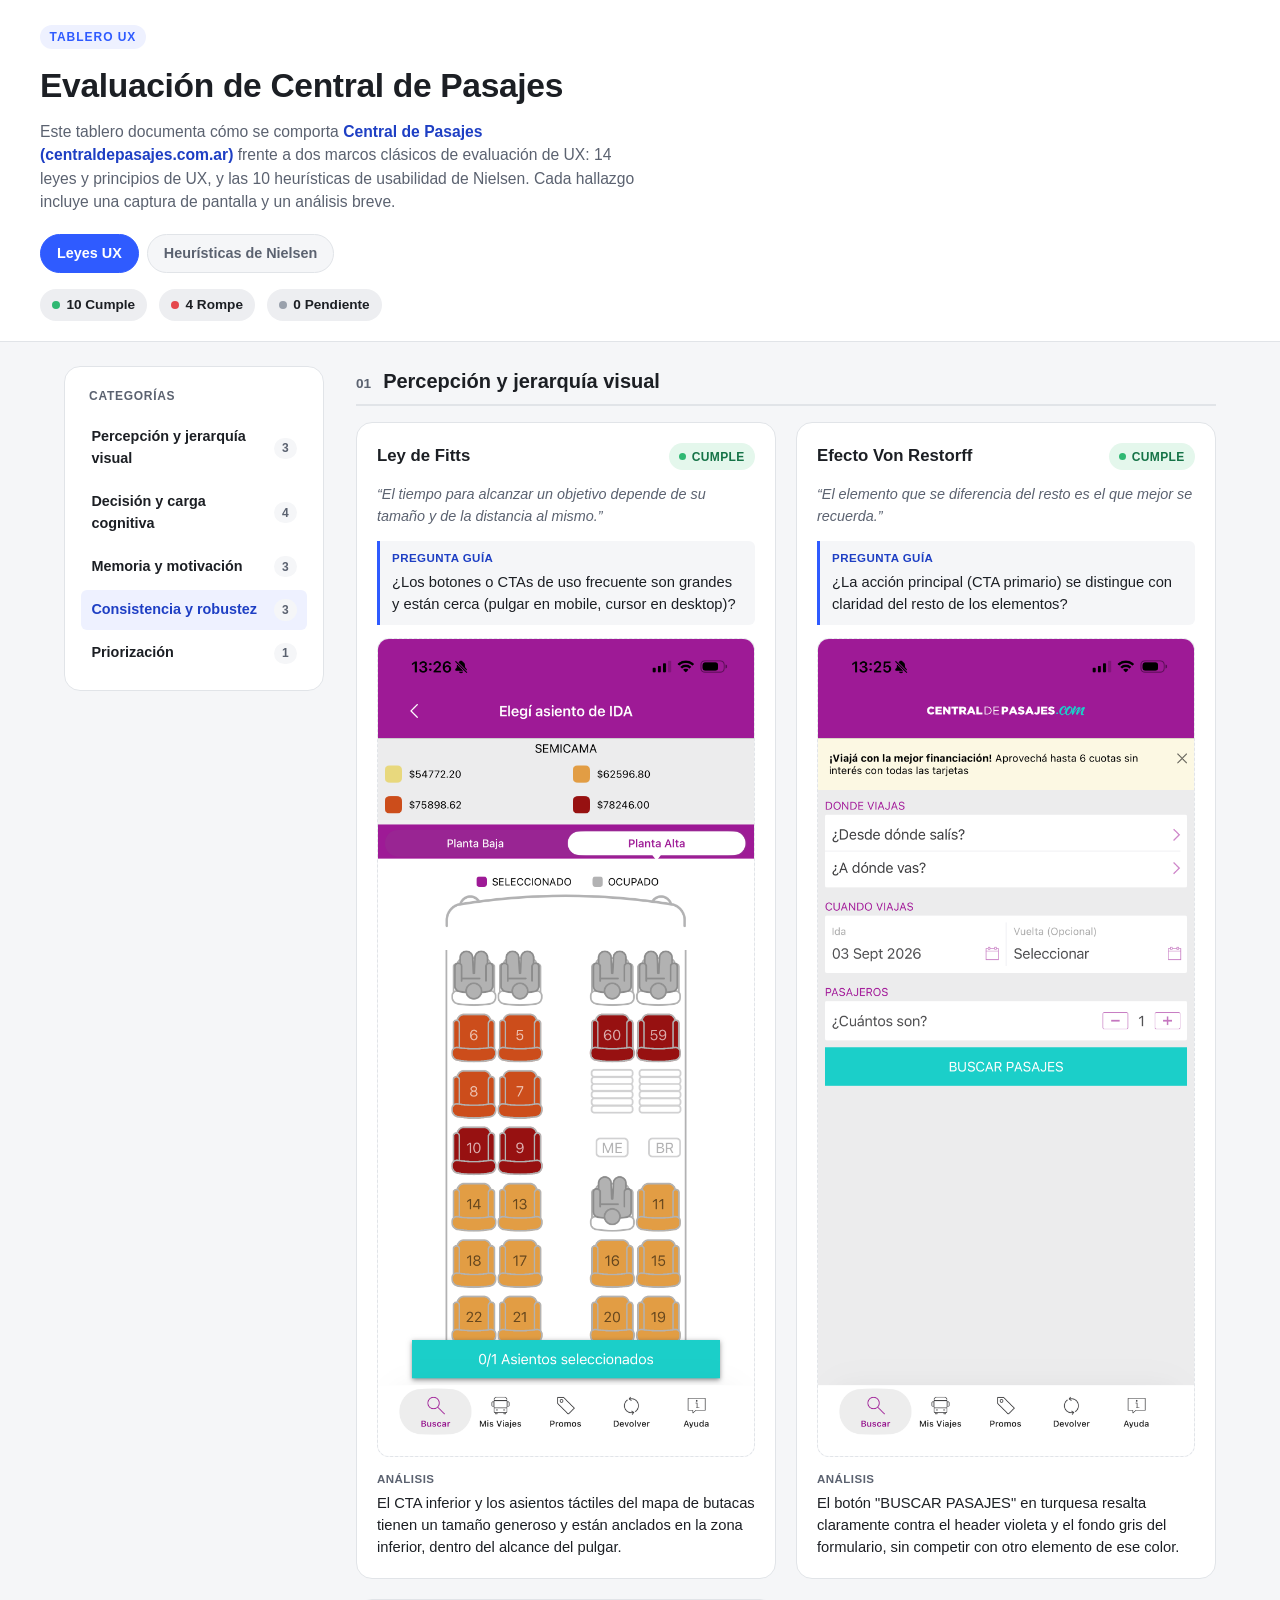
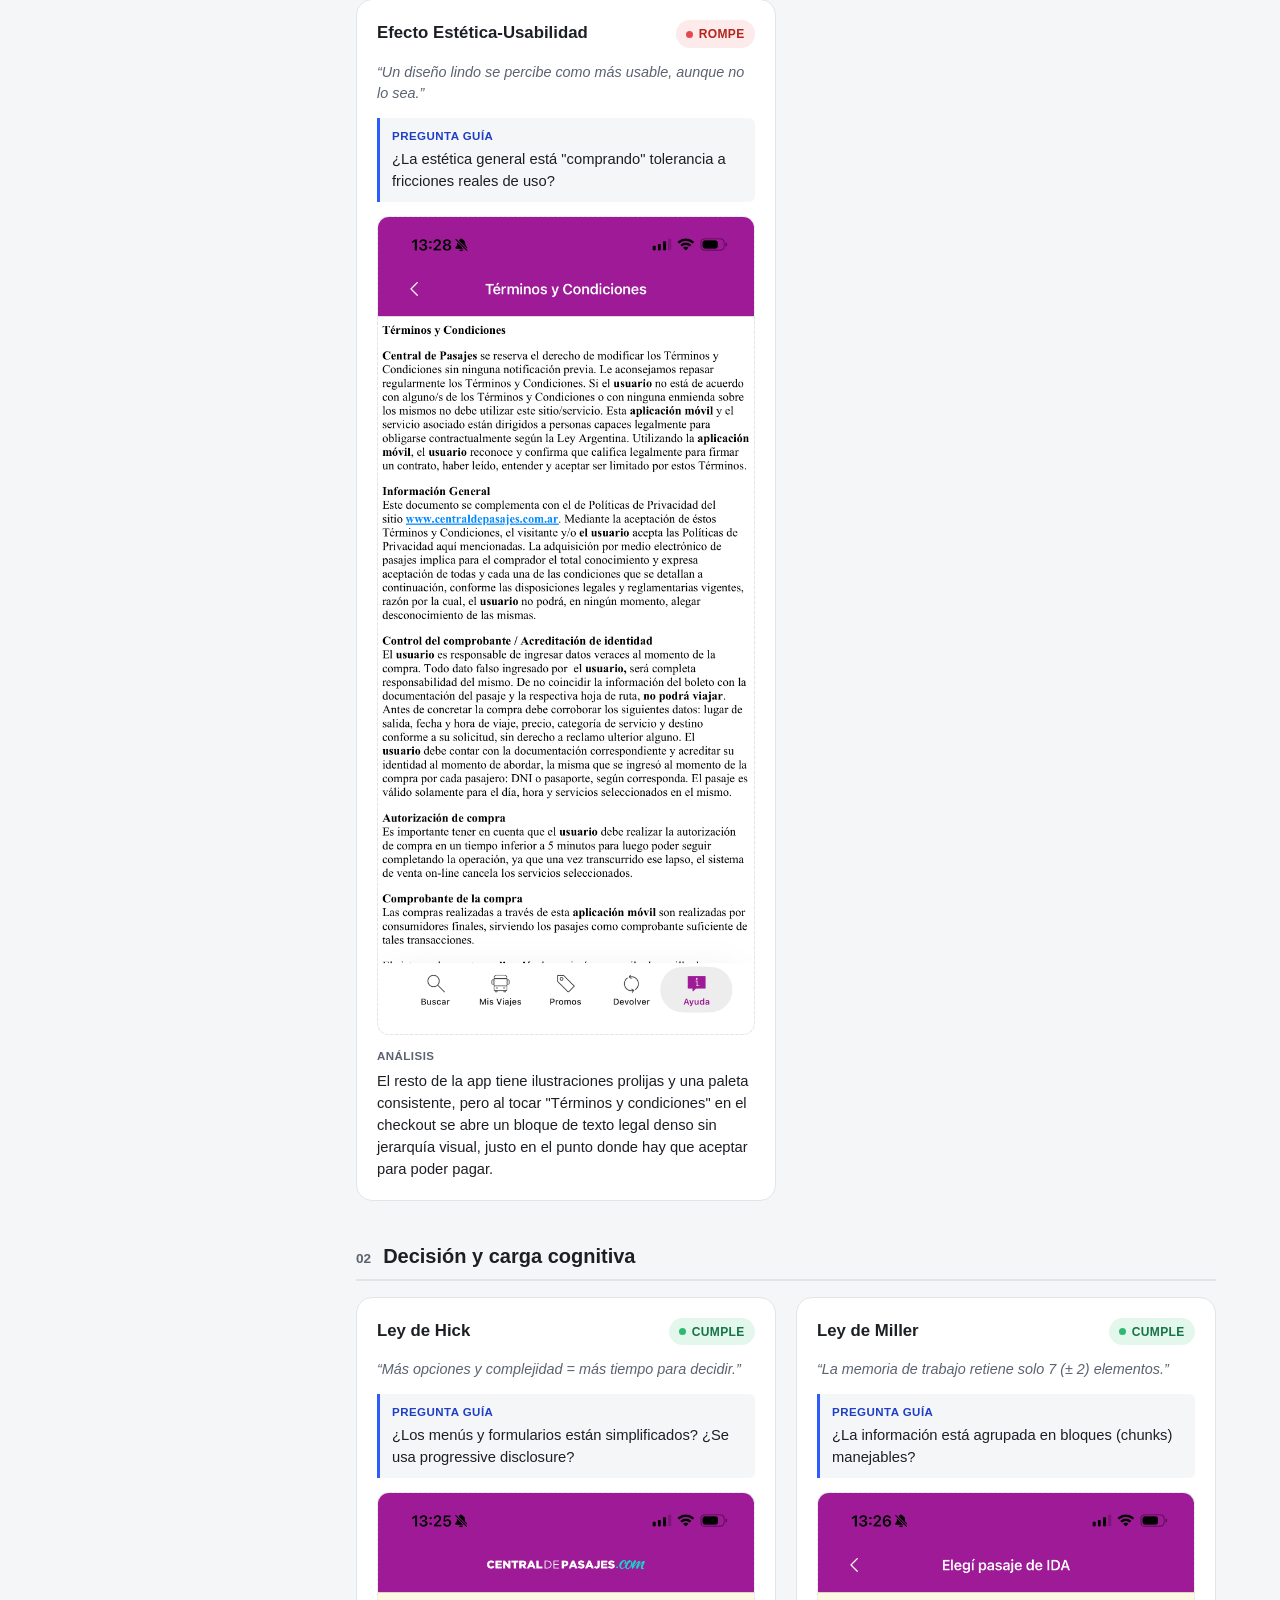
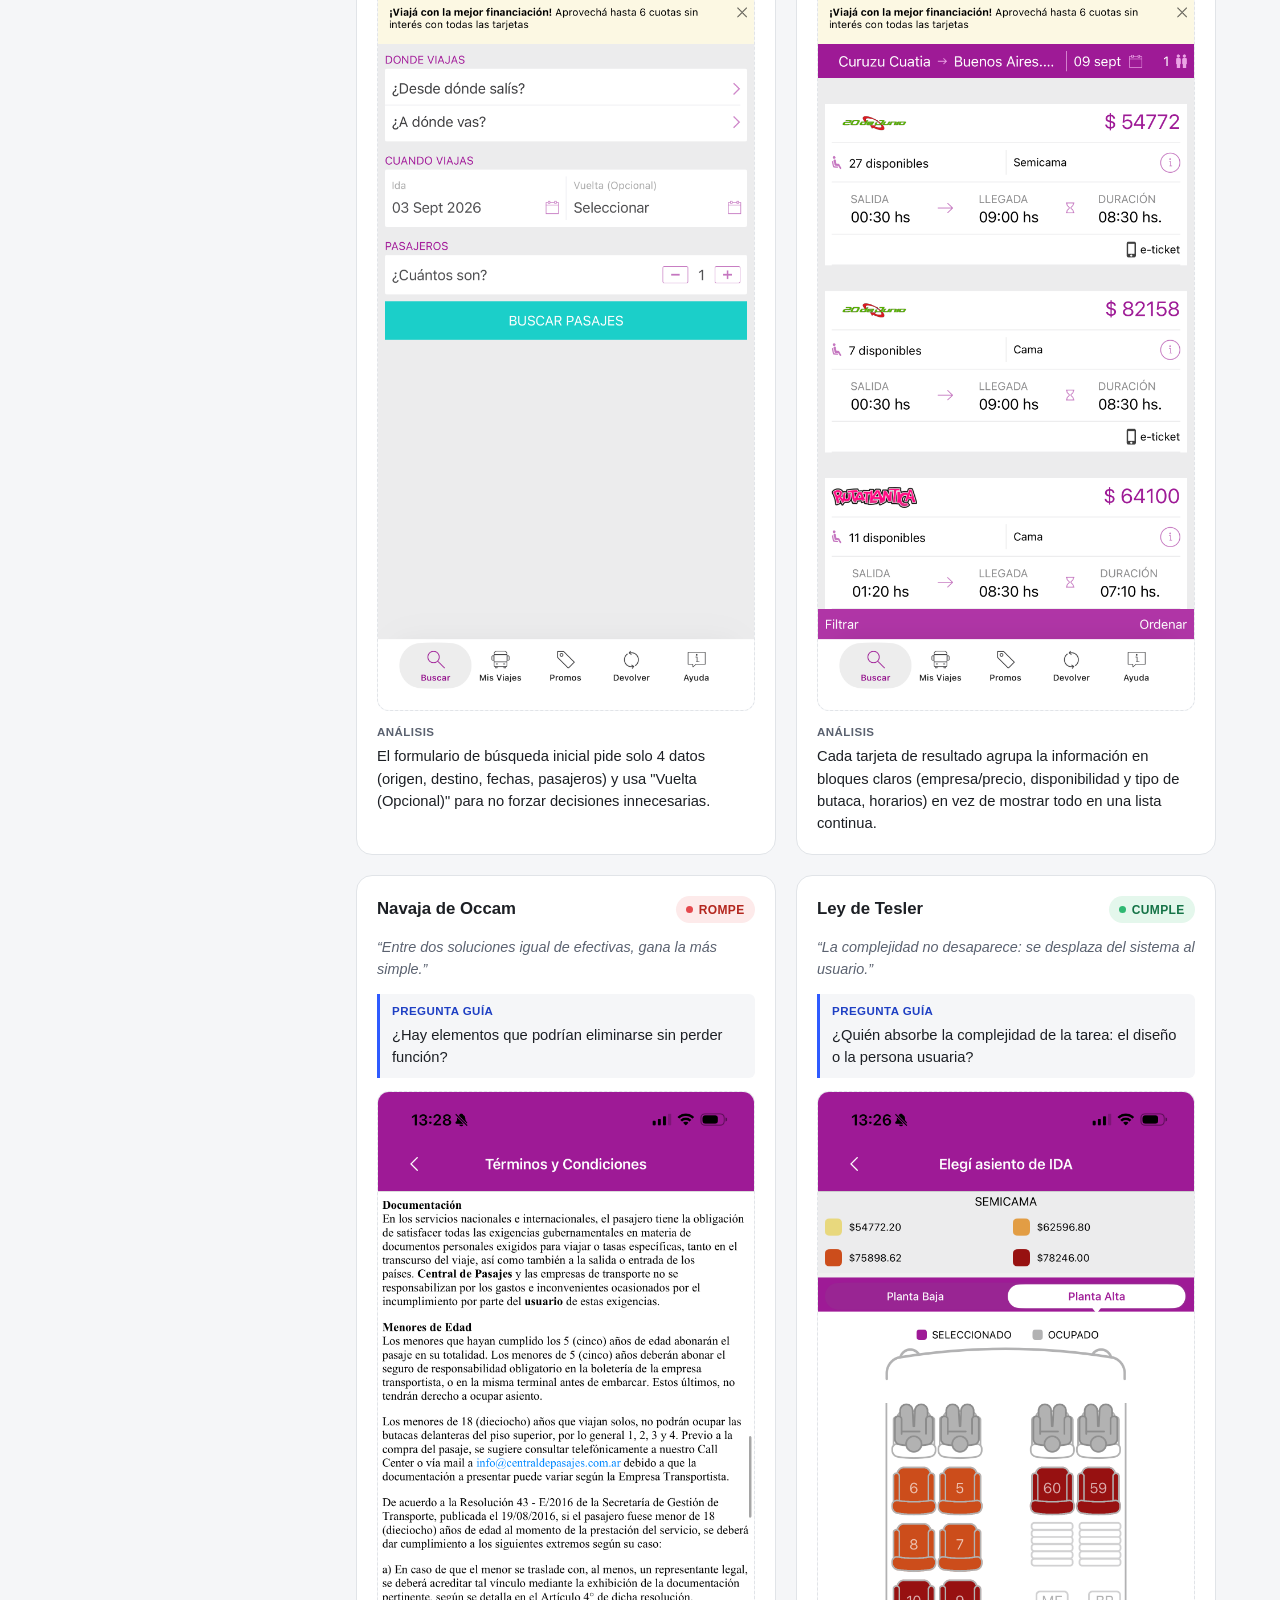
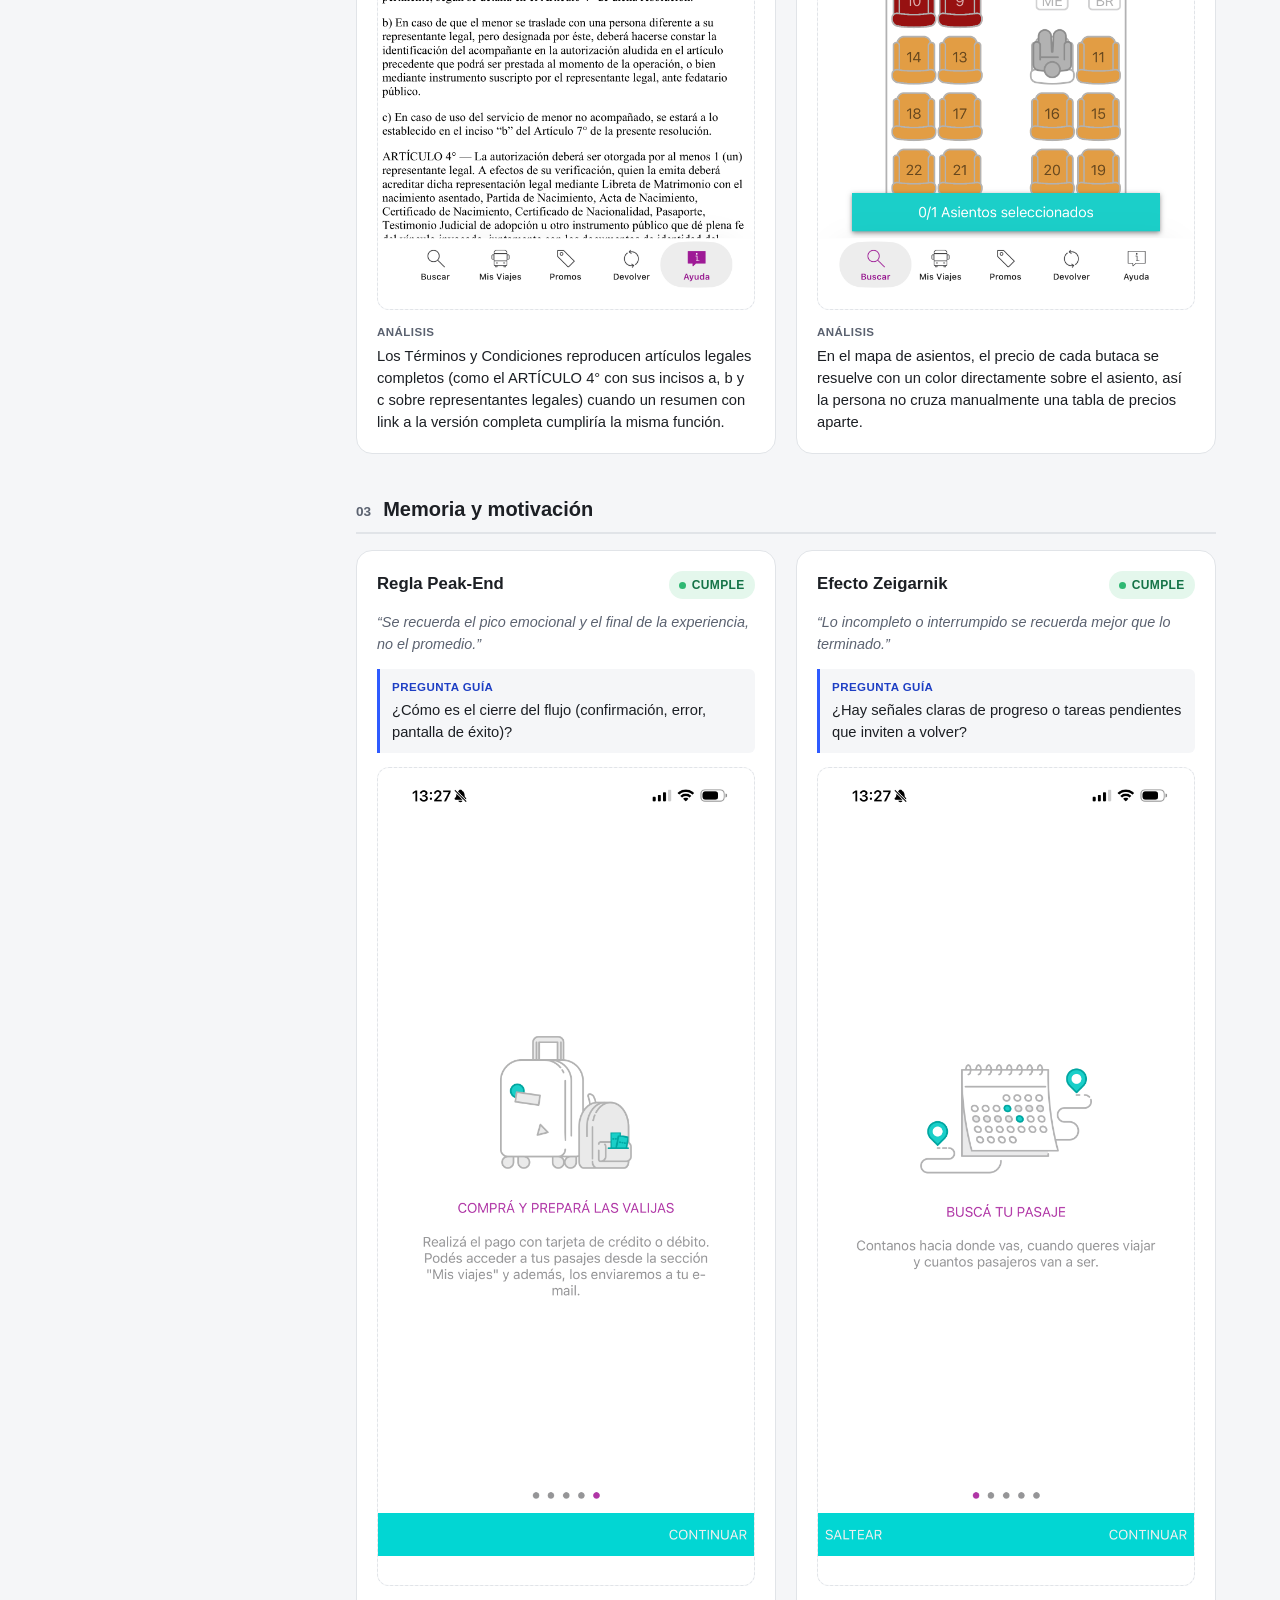
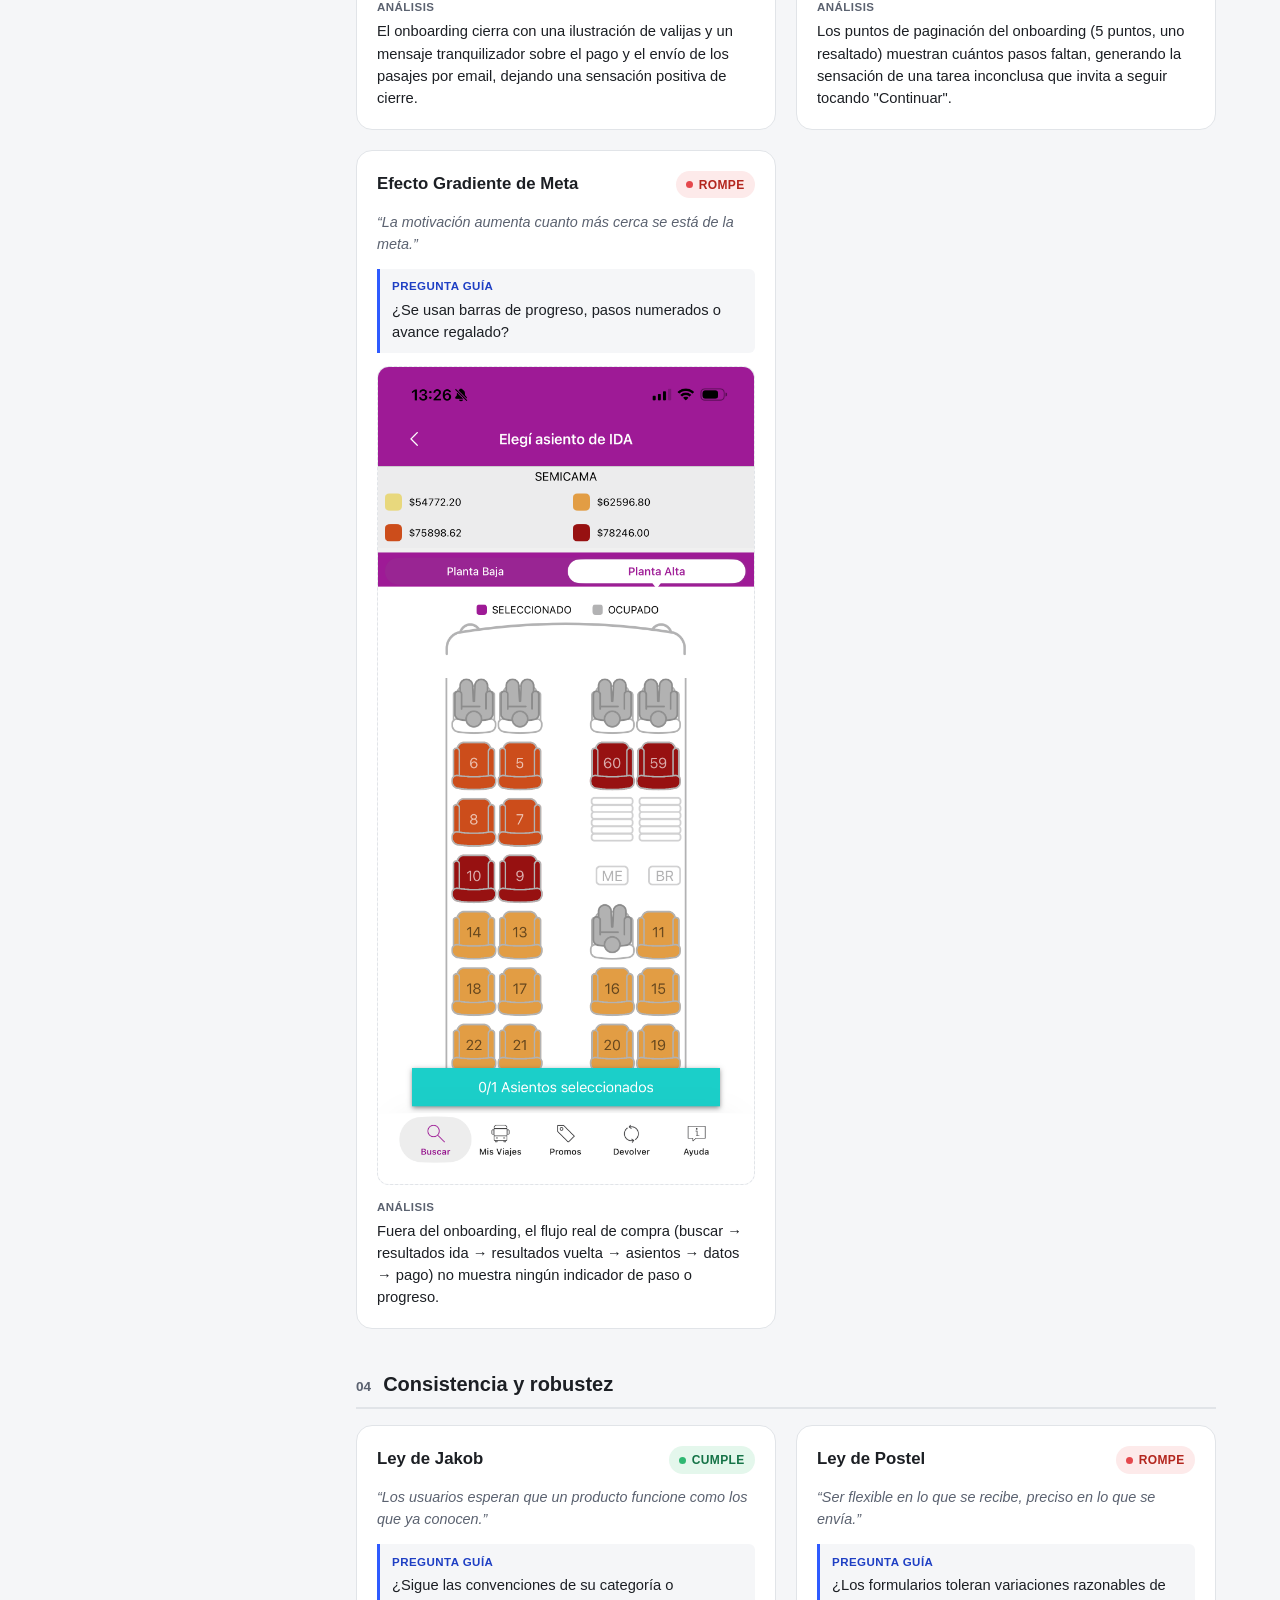
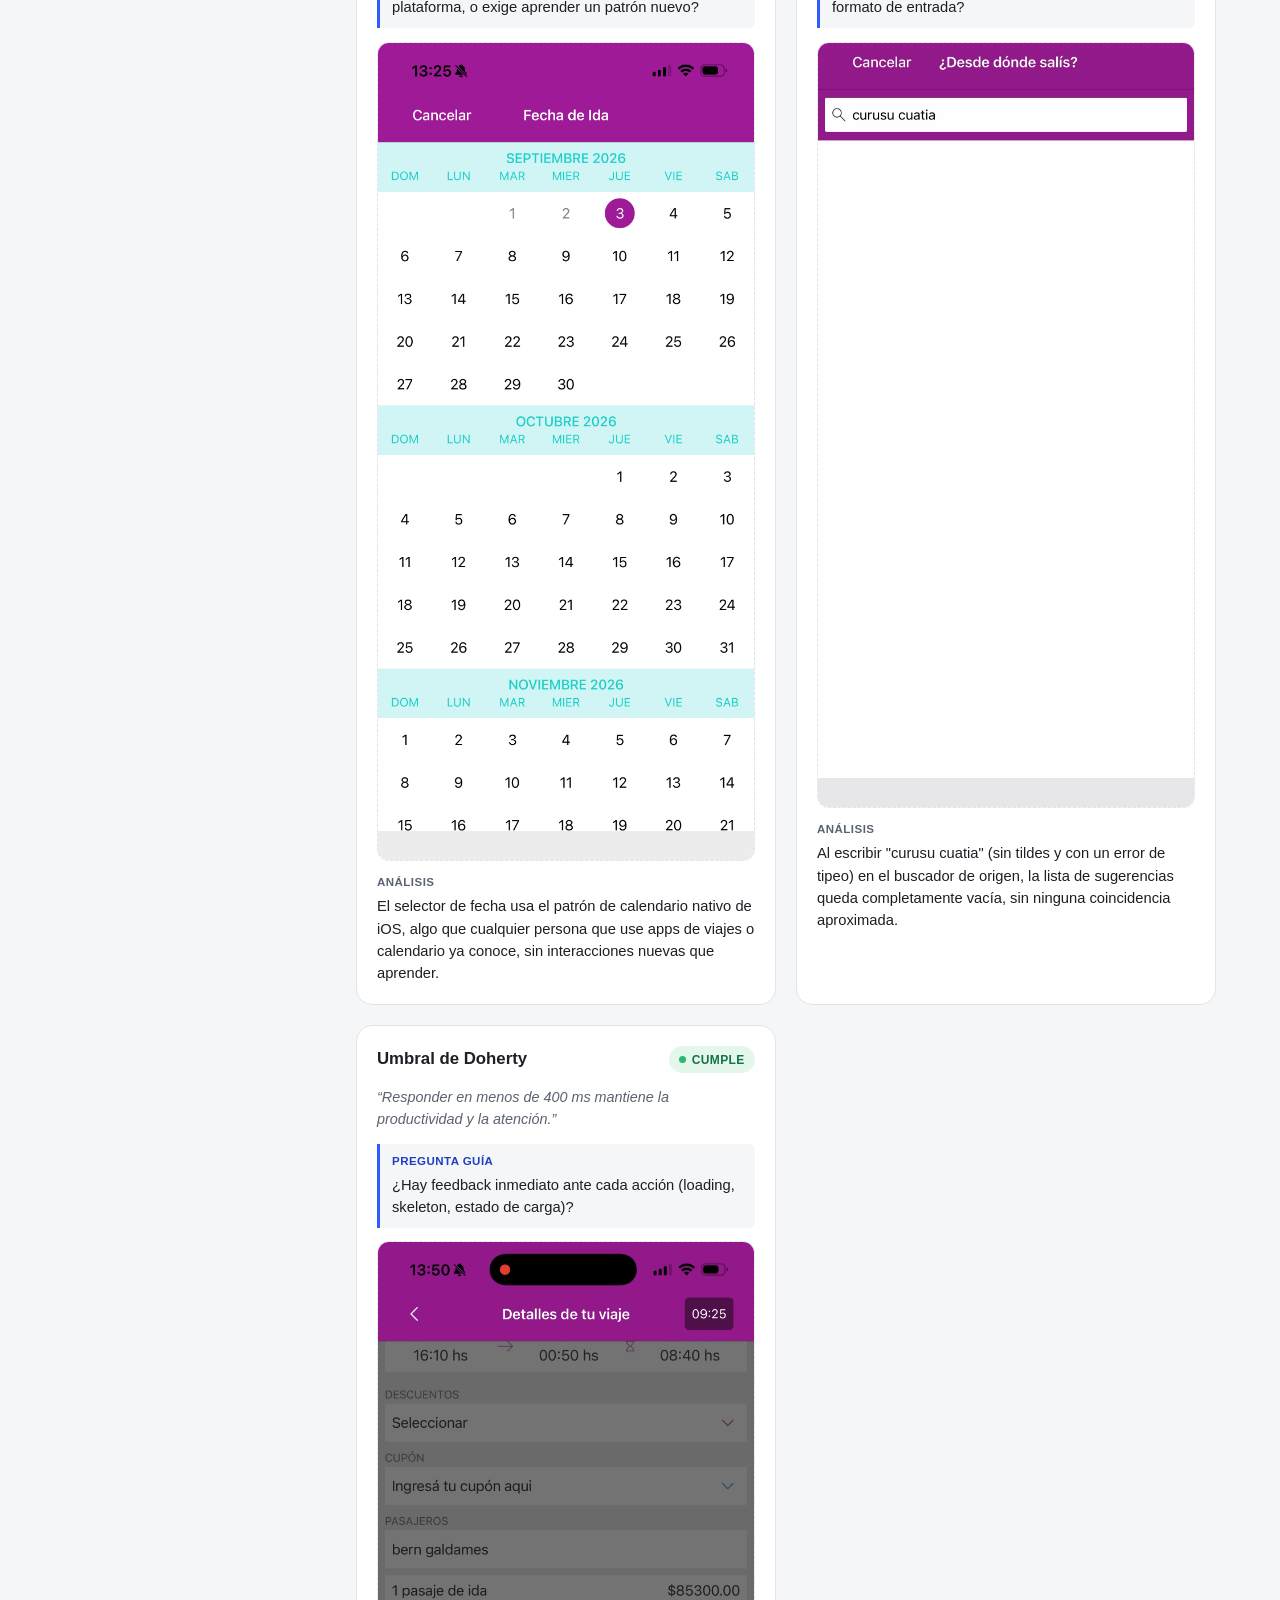
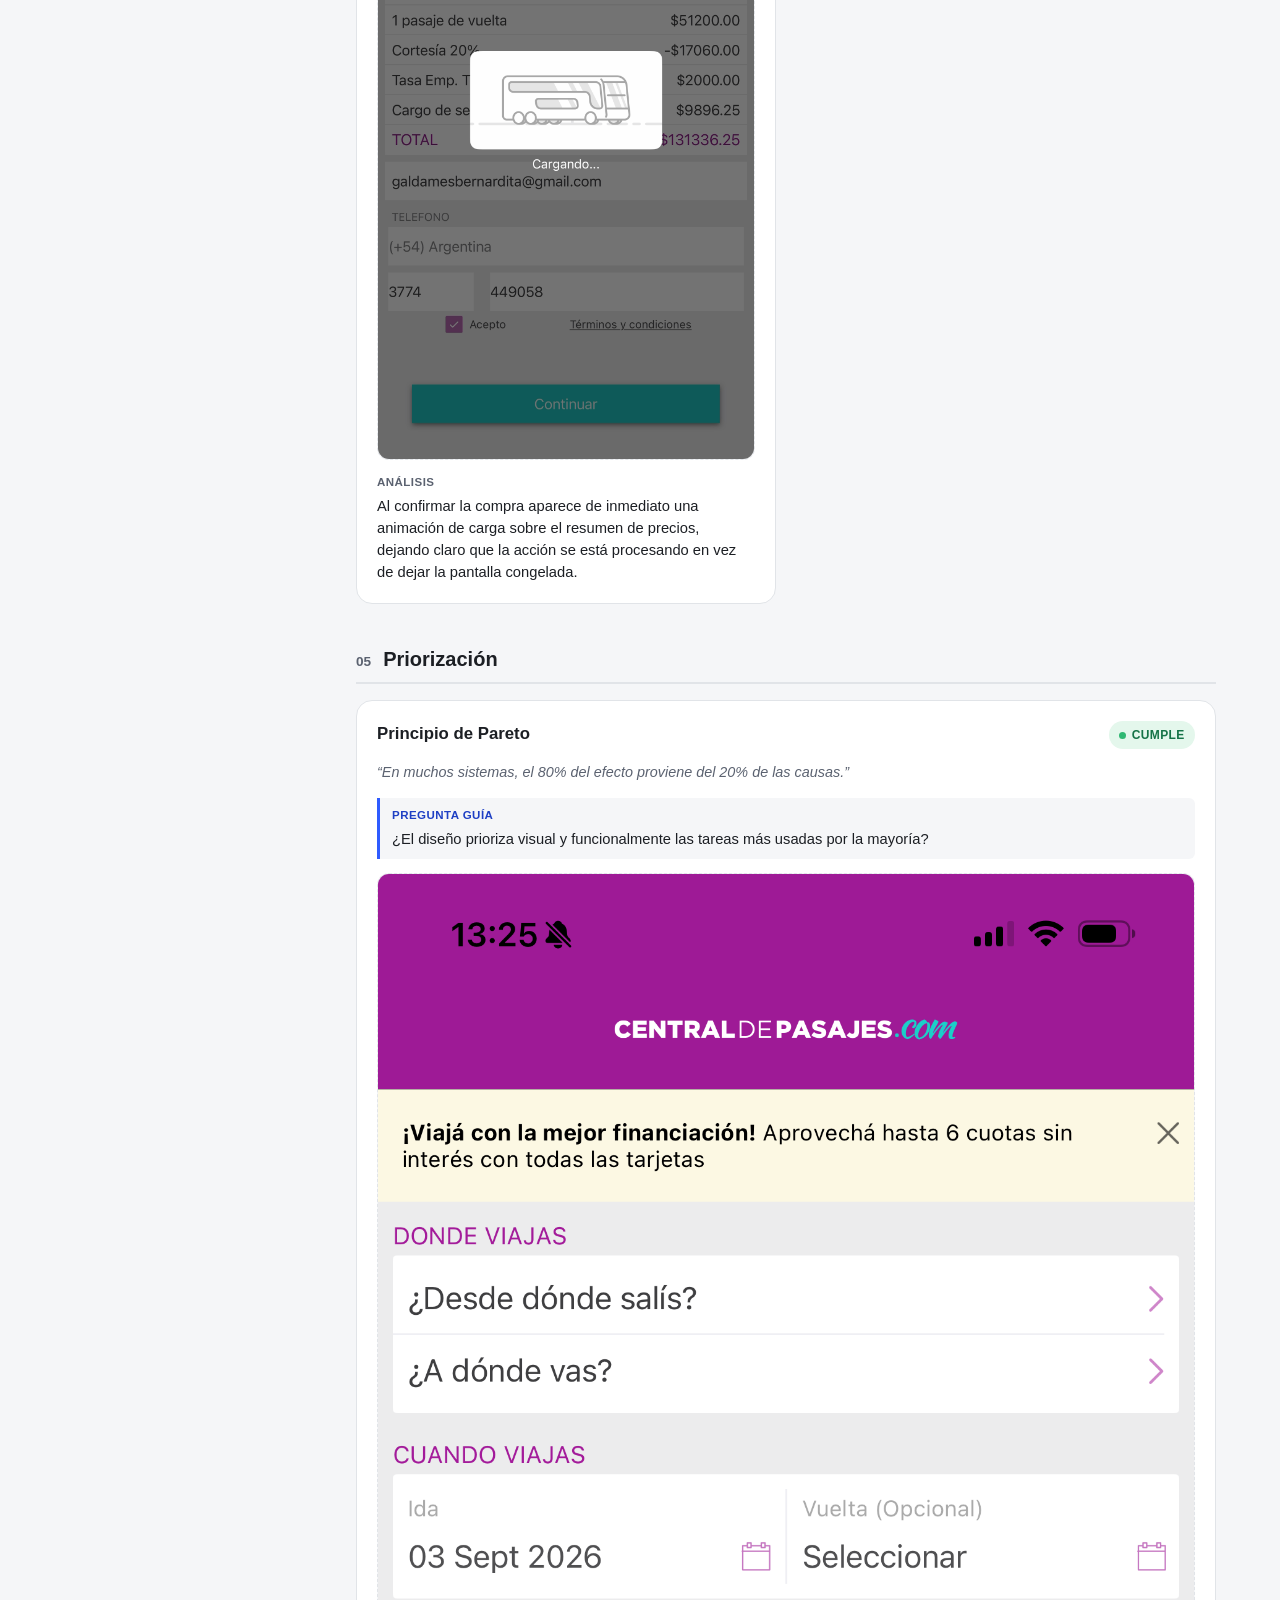
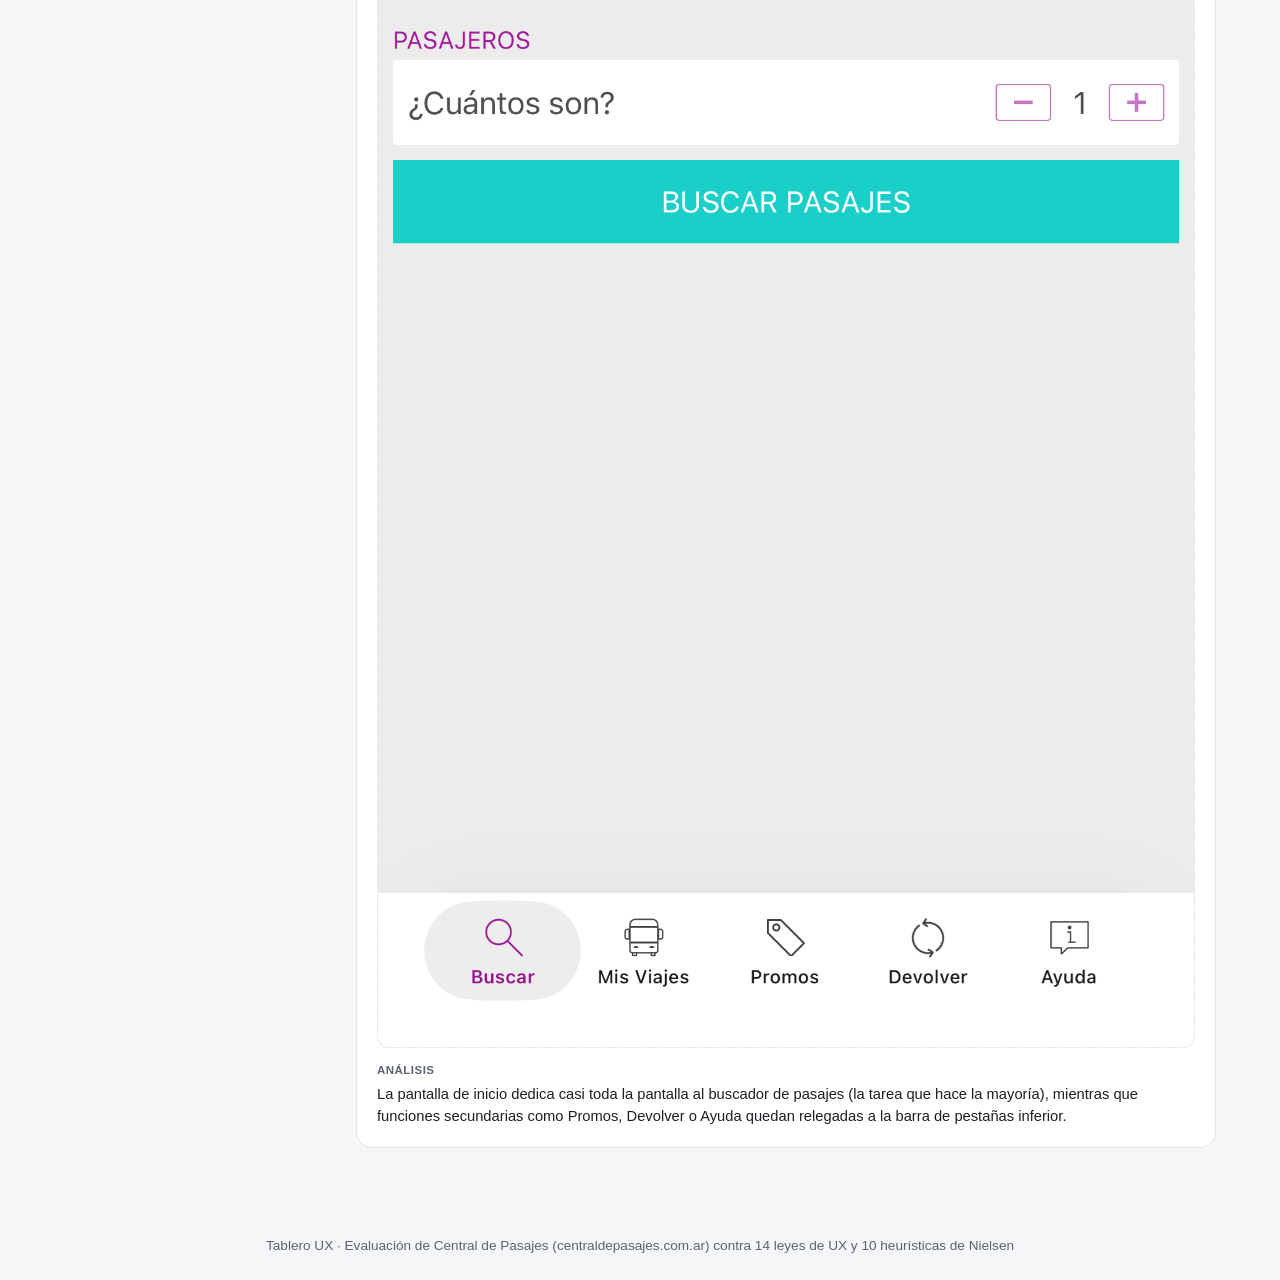
<file: tablero-ux/index.html>
<!DOCTYPE html>
<html lang="es">
<head>
  <meta charset="UTF-8" />
  <meta name="viewport" content="width=device-width, initial-scale=1.0" />
  <title>Tablero UX — Central de Pasajes</title>
  <meta
    name="description"
    content="Evaluación de Central de Pasajes (centraldepasajes.com.ar) contra 14 leyes de UX y las 10 heurísticas de usabilidad de Nielsen."
  />
  <link rel="stylesheet" href="css/styles.css" />
</head>
<body>
  <header class="site-header">
    <div class="site-header__inner">
      <span class="site-header__eyebrow">Tablero UX</span>
      <h1>Evaluación de Central de Pasajes</h1>
      <p>
        Este tablero documenta cómo se comporta
        <a href="https://centraldepasajes.com.ar" target="_blank" rel="noopener noreferrer">
          Central de Pasajes (centraldepasajes.com.ar)
        </a>
        frente a dos marcos clásicos de evaluación de UX: 14 leyes y principios de UX, y las 10
        heurísticas de usabilidad de Nielsen. Cada hallazgo incluye una captura de pantalla y un
        análisis breve.
      </p>

      <nav class="tabs" aria-label="Tableros">
        <button class="tabs__btn" type="button" data-vista="leyes">Leyes UX</button>
        <button class="tabs__btn" type="button" data-vista="heuristicas">Heurísticas de Nielsen</button>
      </nav>

      <div class="site-header__summary" id="resumen-leyes"></div>
      <div class="site-header__summary" id="resumen-heuristicas" hidden></div>
    </div>
  </header>

  <div class="layout" id="vista-leyes">
    <nav class="nav-categorias" aria-label="Categorías del tablero de leyes UX">
      <h2>Categorías</h2>
      <ul id="nav-categorias-lista"></ul>
    </nav>

    <main class="contenido" id="contenido-leyes"></main>
  </div>

  <div class="layout layout--full" id="vista-heuristicas" hidden>
    <main class="contenido" id="contenido-heuristicas"></main>
  </div>

  <footer class="site-footer">
    Tablero UX · Evaluación de Central de Pasajes (centraldepasajes.com.ar) contra 14 leyes de UX
    y 10 heurísticas de Nielsen
  </footer>

  <script src="data/leyes.js"></script>
  <script src="data/heuristicas.js"></script>
  <script src="js/main.js"></script>
</body>
</html>
</file>
<file: tablero-ux/css/styles.css>
:root {
  --color-bg: #f5f6f8;
  --color-surface: #ffffff;
  --color-border: #e1e4e8;
  --color-text: #1c1f24;
  --color-text-muted: #5b6270;
  --color-accent: #2f5bff;
  --color-accent-dark: #1e3fc4;

  --color-cumple-bg: #e4f7ec;
  --color-cumple-text: #157347;
  --color-cumple-dot: #2fb872;

  --color-rompe-bg: #fdeaea;
  --color-rompe-text: #b3261e;
  --color-rompe-dot: #e5484d;

  --color-pendiente-bg: #edeef1;
  --color-pendiente-text: #5b6270;
  --color-pendiente-dot: #9aa1ac;

  --color-sev1-bg: #fdf6e3;
  --color-sev1-text: #8a6d1d;
  --color-sev1-dot: #d8c93a;

  --color-sev2-bg: #fdf0e0;
  --color-sev2-text: #96591a;
  --color-sev2-dot: #e6a819;

  --color-sev3-bg: #fde8da;
  --color-sev3-text: #a34e14;
  --color-sev3-dot: #e07a1f;

  --radius-sm: 6px;
  --radius-md: 12px;
  --radius-lg: 16px;

  --sidebar-width: 260px;

  font-size: 16px;
}

* {
  box-sizing: border-box;
}

html, body {
  margin: 0;
  padding: 0;
}

body {
  background: var(--color-bg);
  color: var(--color-text);
  font-family: -apple-system, BlinkMacSystemFont, "Segoe UI", Roboto, Helvetica, Arial, sans-serif;
  line-height: 1.5;
}

a {
  color: inherit;
}

[hidden] {
  display: none !important;
}

/* ---------- Header ---------- */

.site-header {
  background: var(--color-surface);
  border-bottom: 1px solid var(--color-border);
  padding: 1.5rem 1.5rem 1.25rem;
}

.site-header__inner {
  max-width: 1200px;
  margin: 0 auto;
}

.site-header__eyebrow {
  display: inline-block;
  font-size: 0.75rem;
  font-weight: 700;
  letter-spacing: 0.08em;
  text-transform: uppercase;
  color: var(--color-accent);
  background: #eef1ff;
  padding: 0.2rem 0.6rem;
  border-radius: 999px;
  margin-bottom: 0.75rem;
}

.site-header h1 {
  margin: 0 0 0.5rem;
  font-size: clamp(1.5rem, 3vw, 2.1rem);
  font-weight: 800;
  letter-spacing: -0.01em;
}

.site-header p {
  margin: 0;
  color: var(--color-text-muted);
  max-width: 70ch;
  font-size: 0.98rem;
}

.site-header p a {
  color: var(--color-accent-dark);
  font-weight: 600;
  text-decoration: none;
}

.site-header p a:hover {
  text-decoration: underline;
}

/* ---------- Tabs ---------- */

.tabs {
  display: flex;
  gap: 0.5rem;
  margin-top: 1.25rem;
}

.tabs__btn {
  font: inherit;
  font-weight: 700;
  font-size: 0.9rem;
  color: var(--color-text-muted);
  background: var(--color-bg);
  border: 1px solid var(--color-border);
  border-radius: 999px;
  padding: 0.5rem 1rem;
  cursor: pointer;
}

.tabs__btn:hover {
  color: var(--color-accent-dark);
}

.tabs__btn.is-active {
  background: var(--color-accent);
  border-color: var(--color-accent);
  color: #fff;
}

.site-header__summary {
  display: flex;
  gap: 0.75rem;
  margin-top: 1rem;
  flex-wrap: wrap;
}

.summary-pill {
  display: flex;
  align-items: center;
  gap: 0.4rem;
  font-size: 0.85rem;
  font-weight: 600;
  padding: 0.35rem 0.75rem;
  border-radius: 999px;
  background: var(--color-pendiente-bg);
  color: var(--color-text);
}

.summary-pill__dot {
  width: 8px;
  height: 8px;
  border-radius: 50%;
  background: var(--color-pendiente-dot);
}

.summary-pill[data-estado="cumple"] .summary-pill__dot { background: var(--color-cumple-dot); }
.summary-pill[data-estado="rompe"] .summary-pill__dot { background: var(--color-rompe-dot); }

.summary-pill[data-severidad="0"] .summary-pill__dot { background: var(--color-cumple-dot); }
.summary-pill[data-severidad="1"] .summary-pill__dot { background: var(--color-sev1-dot); }
.summary-pill[data-severidad="2"] .summary-pill__dot { background: var(--color-sev2-dot); }
.summary-pill[data-severidad="3"] .summary-pill__dot { background: var(--color-sev3-dot); }
.summary-pill[data-severidad="4"] .summary-pill__dot { background: var(--color-rompe-dot); }

/* ---------- Layout ---------- */

.layout {
  max-width: 1200px;
  margin: 0 auto;
  display: flex;
  align-items: flex-start;
  gap: 2rem;
  padding: 1.5rem;
}

.layout--full {
  display: block;
}

/* ---------- Nav lateral ---------- */

.nav-categorias {
  flex: 0 0 var(--sidebar-width);
  position: sticky;
  top: 1.5rem;
  background: var(--color-surface);
  border: 1px solid var(--color-border);
  border-radius: var(--radius-lg);
  padding: 1rem;
}

.nav-categorias h2 {
  font-size: 0.75rem;
  text-transform: uppercase;
  letter-spacing: 0.06em;
  color: var(--color-text-muted);
  margin: 0.25rem 0.5rem 0.75rem;
}

.nav-categorias ul {
  list-style: none;
  margin: 0;
  padding: 0;
  display: flex;
  flex-direction: column;
  gap: 0.15rem;
}

.nav-categorias a {
  display: flex;
  justify-content: space-between;
  align-items: center;
  gap: 0.5rem;
  text-decoration: none;
  color: var(--color-text);
  font-weight: 600;
  font-size: 0.9rem;
  padding: 0.6rem 0.65rem;
  border-radius: var(--radius-sm);
  transition: background 0.15s ease;
}

.nav-categorias a:hover,
.nav-categorias a.is-active {
  background: #eef1ff;
  color: var(--color-accent-dark);
}

.nav-categorias .nav-count {
  font-size: 0.75rem;
  font-weight: 700;
  color: var(--color-text-muted);
  background: var(--color-bg);
  border-radius: 999px;
  padding: 0.1rem 0.5rem;
}

/* ---------- Contenido ---------- */

.contenido {
  flex: 1 1 auto;
  min-width: 0;
}

.categoria-seccion {
  margin-bottom: 2.5rem;
  scroll-margin-top: 1.5rem;
}

.categoria-seccion__header {
  display: flex;
  align-items: baseline;
  gap: 0.75rem;
  margin-bottom: 1rem;
  padding-bottom: 0.5rem;
  border-bottom: 2px solid var(--color-border);
}

.categoria-seccion__header h2 {
  margin: 0;
  font-size: 1.25rem;
  font-weight: 800;
}

.categoria-seccion__header .categoria-index {
  color: var(--color-text-muted);
  font-weight: 700;
  font-size: 0.85rem;
}

.tarjetas-grid {
  display: grid;
  grid-template-columns: repeat(auto-fit, minmax(320px, 1fr));
  gap: 1.25rem;
}

/* ---------- Card de ley / heurística ---------- */

.ley-card {
  background: var(--color-surface);
  border: 1px solid var(--color-border);
  border-radius: var(--radius-lg);
  padding: 1.25rem;
  display: flex;
  flex-direction: column;
  gap: 0.85rem;
}

.ley-card__top {
  display: flex;
  justify-content: space-between;
  align-items: flex-start;
  gap: 0.75rem;
}

.ley-card__nombre {
  margin: 0;
  font-size: 1.05rem;
  font-weight: 700;
}

.badge {
  flex-shrink: 0;
  display: inline-flex;
  align-items: center;
  gap: 0.35rem;
  font-size: 0.75rem;
  font-weight: 700;
  text-transform: uppercase;
  letter-spacing: 0.03em;
  padding: 0.3rem 0.65rem;
  border-radius: 999px;
  white-space: nowrap;
}

.badge__dot {
  width: 7px;
  height: 7px;
  border-radius: 50%;
}

.badge[data-estado="cumple"] {
  background: var(--color-cumple-bg);
  color: var(--color-cumple-text);
}
.badge[data-estado="cumple"] .badge__dot { background: var(--color-cumple-dot); }

.badge[data-estado="rompe"] {
  background: var(--color-rompe-bg);
  color: var(--color-rompe-text);
}
.badge[data-estado="rompe"] .badge__dot { background: var(--color-rompe-dot); }

.badge[data-estado="pendiente"] {
  background: var(--color-pendiente-bg);
  color: var(--color-pendiente-text);
}
.badge[data-estado="pendiente"] .badge__dot { background: var(--color-pendiente-dot); }

.badge[data-severidad="pendiente"] {
  background: var(--color-pendiente-bg);
  color: var(--color-pendiente-text);
}
.badge[data-severidad="pendiente"] .badge__dot { background: var(--color-pendiente-dot); }

.badge[data-severidad="0"] {
  background: var(--color-cumple-bg);
  color: var(--color-cumple-text);
}
.badge[data-severidad="0"] .badge__dot { background: var(--color-cumple-dot); }

.badge[data-severidad="1"] {
  background: var(--color-sev1-bg);
  color: var(--color-sev1-text);
}
.badge[data-severidad="1"] .badge__dot { background: var(--color-sev1-dot); }

.badge[data-severidad="2"] {
  background: var(--color-sev2-bg);
  color: var(--color-sev2-text);
}
.badge[data-severidad="2"] .badge__dot { background: var(--color-sev2-dot); }

.badge[data-severidad="3"] {
  background: var(--color-sev3-bg);
  color: var(--color-sev3-text);
}
.badge[data-severidad="3"] .badge__dot { background: var(--color-sev3-dot); }

.badge[data-severidad="4"] {
  background: var(--color-rompe-bg);
  color: var(--color-rompe-text);
}
.badge[data-severidad="4"] .badge__dot { background: var(--color-rompe-dot); }

.ley-card__que-dice {
  margin: 0;
  font-size: 0.9rem;
  color: var(--color-text-muted);
  font-style: italic;
}

.ley-card__pregunta {
  margin: 0;
  font-size: 0.92rem;
  background: var(--color-bg);
  border-left: 3px solid var(--color-accent);
  padding: 0.6rem 0.75rem;
  border-radius: 0 var(--radius-sm) var(--radius-sm) 0;
}

.ley-card__pregunta strong {
  display: block;
  font-size: 0.72rem;
  text-transform: uppercase;
  letter-spacing: 0.04em;
  color: var(--color-accent-dark);
  margin-bottom: 0.2rem;
}

.ley-card__captura {
  display: flex;
  align-items: center;
  justify-content: center;
  min-height: 140px;
  border-radius: var(--radius-md);
  overflow: hidden;
  background: var(--color-bg);
  border: 1px dashed var(--color-border);
}

.ley-card__captura img {
  width: 100%;
  height: 100%;
  object-fit: cover;
  display: block;
}

.ley-card__captura-placeholder {
  display: flex;
  flex-direction: column;
  align-items: center;
  gap: 0.35rem;
  color: var(--color-text-muted);
  font-size: 0.8rem;
  text-align: center;
  padding: 1rem;
}

.ley-card__captura-placeholder svg {
  width: 28px;
  height: 28px;
  opacity: 0.5;
}

.ley-card__explicacion {
  margin: 0;
  font-size: 0.92rem;
}

.ley-card__explicacion--vacia {
  color: var(--color-text-muted);
  font-style: italic;
}

.ley-card__explicacion strong {
  display: block;
  font-size: 0.72rem;
  text-transform: uppercase;
  letter-spacing: 0.04em;
  color: var(--color-text-muted);
  margin-bottom: 0.25rem;
}

/* ---------- Footer ---------- */

.site-footer {
  max-width: 1200px;
  margin: 0 auto;
  padding: 1.5rem;
  color: var(--color-text-muted);
  font-size: 0.85rem;
  text-align: center;
}

/* ---------- Responsive ---------- */

@media (max-width: 860px) {
  .layout {
    flex-direction: column;
  }

  .nav-categorias {
    position: static;
    width: 100%;
    flex: none;
  }

  .nav-categorias ul {
    flex-direction: row;
    flex-wrap: wrap;
  }

  .nav-categorias a {
    font-size: 0.82rem;
    padding: 0.5rem 0.6rem;
  }
}

@media (max-width: 480px) {
  .site-header {
    padding: 1.25rem 1rem;
  }

  .tabs__btn {
    font-size: 0.82rem;
    padding: 0.45rem 0.8rem;
  }

  .layout {
    padding: 1rem;
    gap: 1.25rem;
  }

  .tarjetas-grid {
    grid-template-columns: 1fr;
  }
}
</file>
